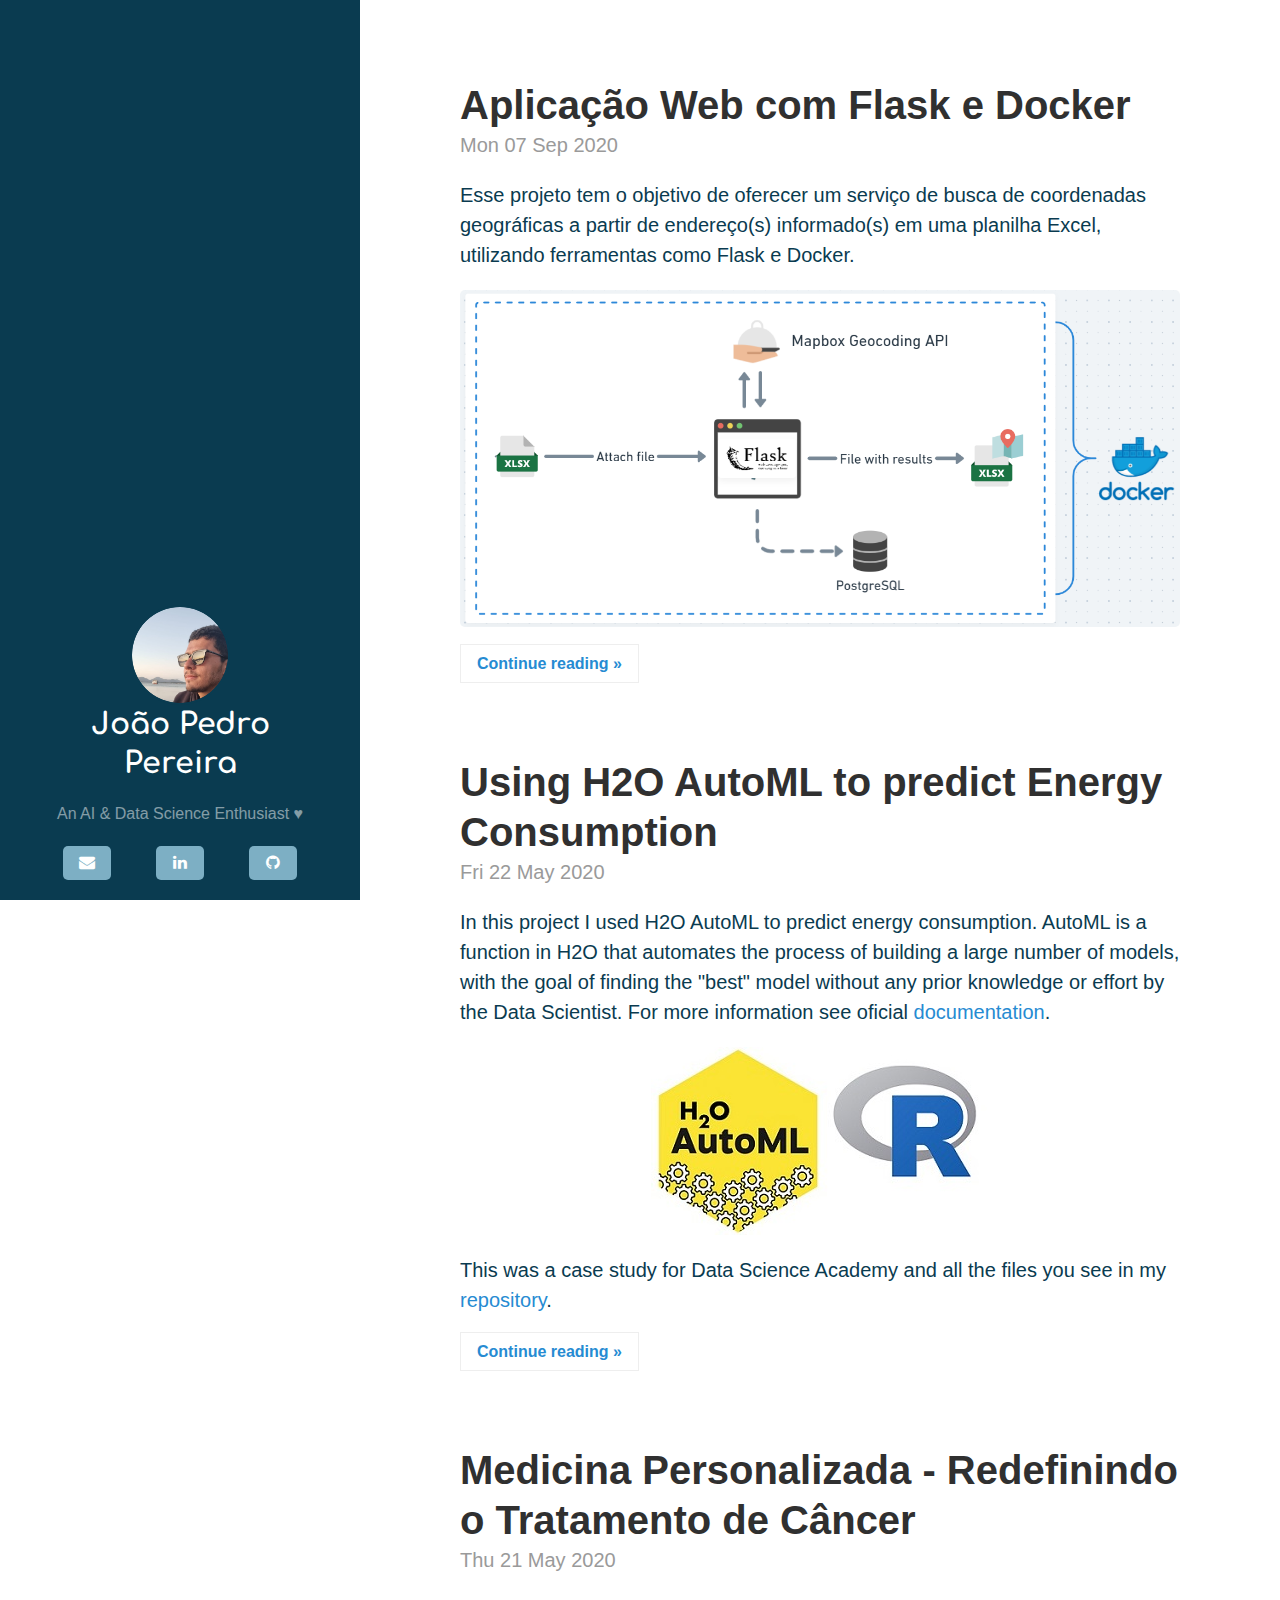
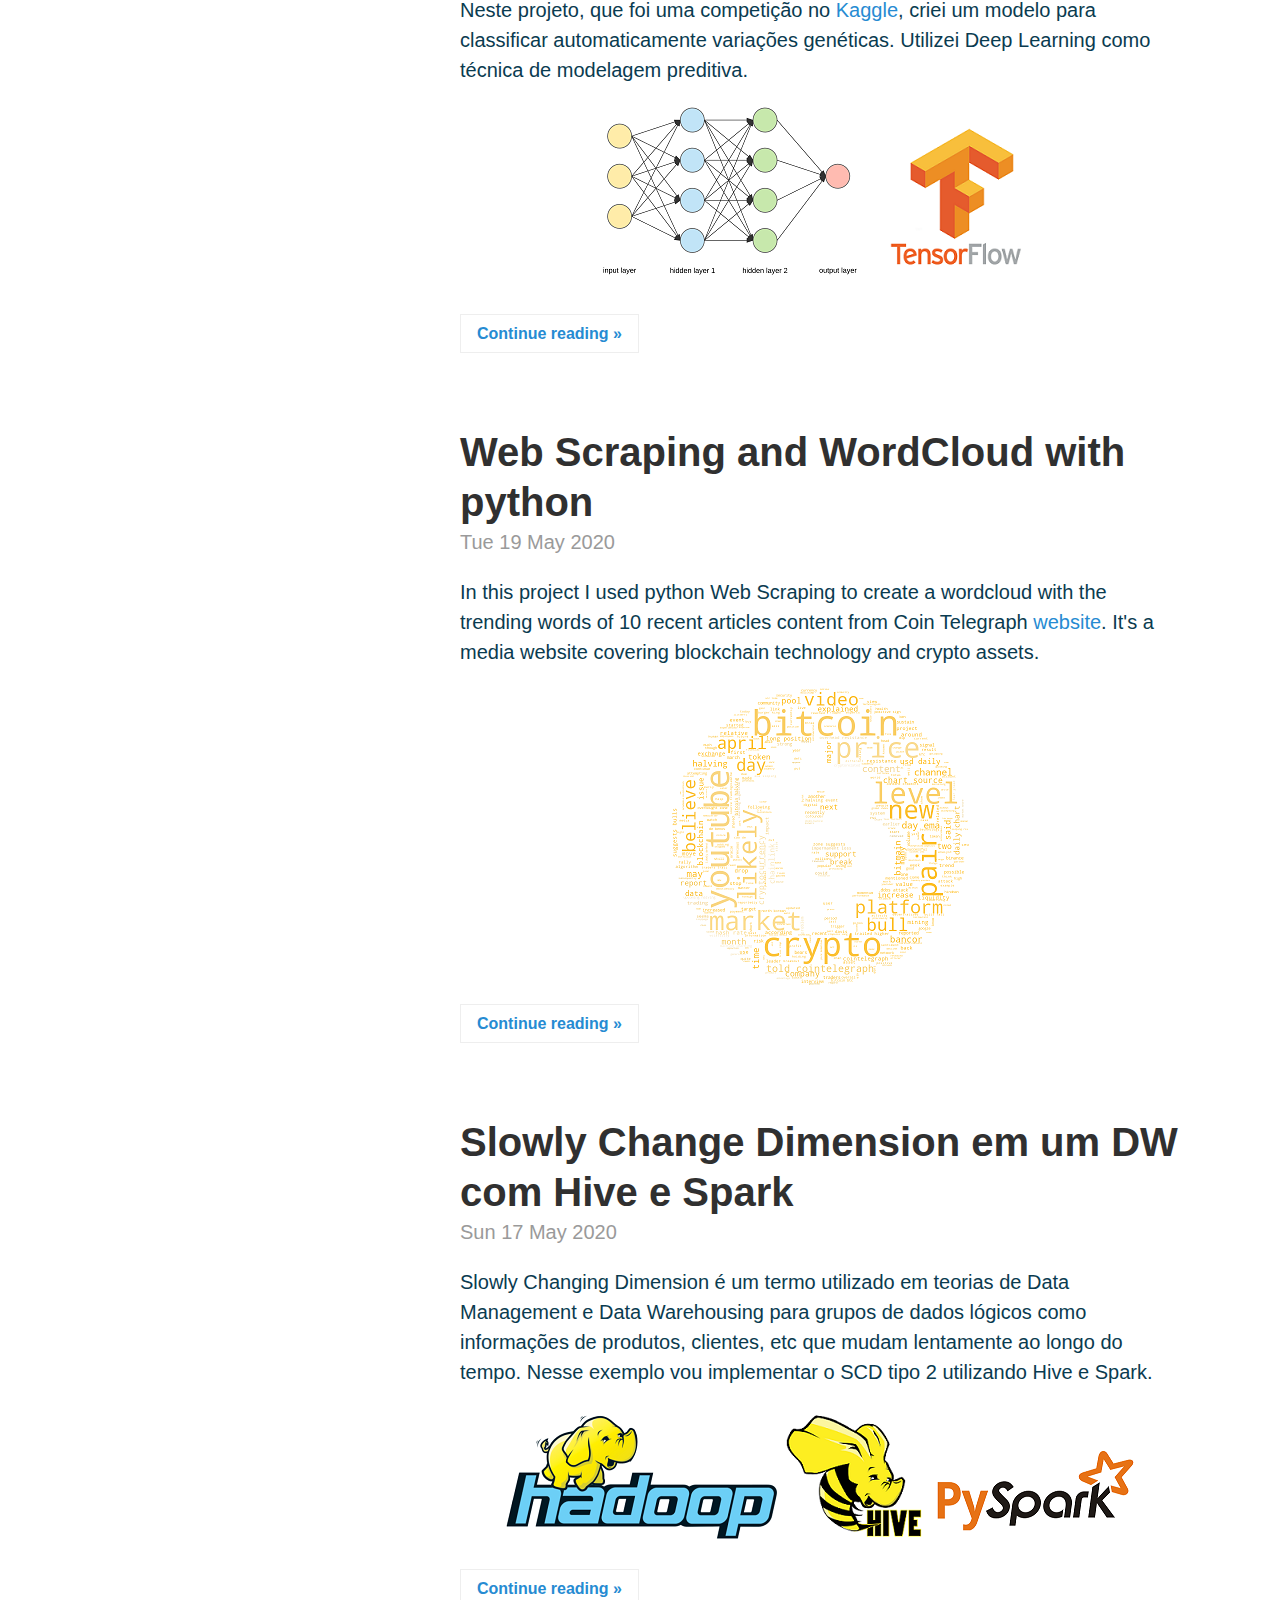
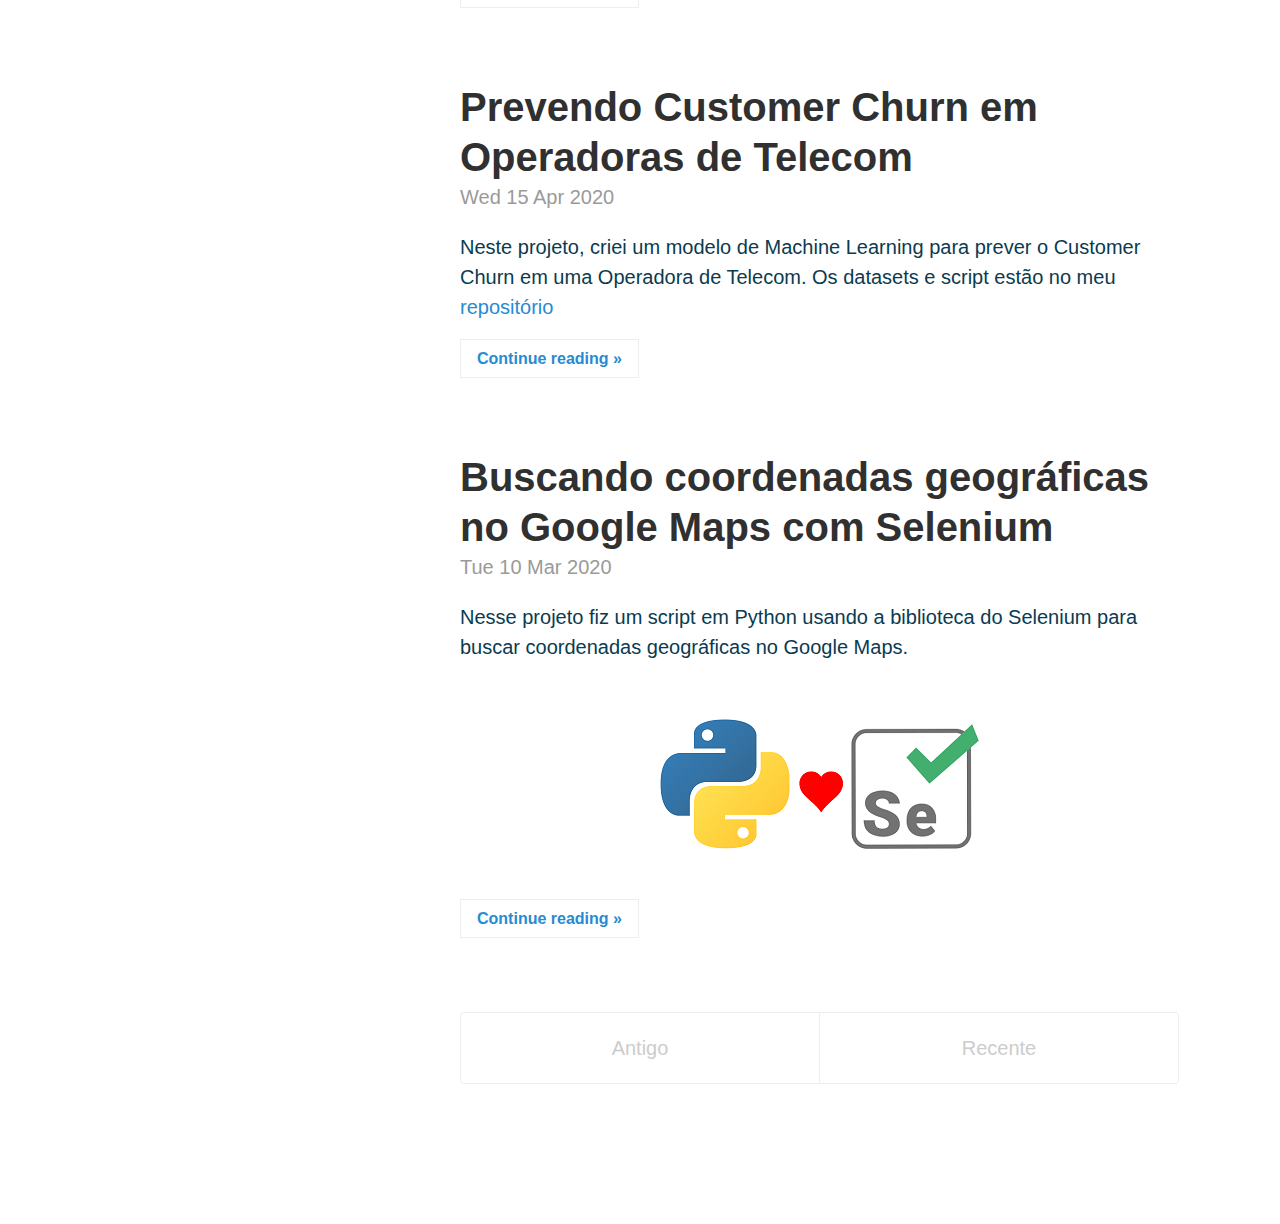
<file: index.html>
<!DOCTYPE html>
<html lang="pt_br">
	<head>
		<link href="http://gmpg.org/xfn/11" rel="profile">
		<meta http-equiv="X-UA-Compatible" content="IE=edge">
		<meta http-equiv="content-type" content="text/html; charset=utf-8">

		<!-- Enable responsiveness on mobile devices-->
		<meta name="viewport" content="width=device-width, initial-scale=1.0, maximum-scale=1">

		<title>João Pedro | Projetos</title>

		<!-- CSS -->
		<!-- <link href="//fonts.googleapis.com/css?family=Droid+Serif:400,700,400italic|Abril+Fatface|PT+Sans:400,400italic,700&amp;subset=latin,latin-ext" rel="stylesheet"> -->
		<link href="https://fonts.googleapis.com/css2?family=Comfortaa:wght@700&display=swap" rel="stylesheet">
		<link rel="stylesheet" href="theme/css/poole.css" />
		<link rel="stylesheet" href="theme/css/hyde.css" />
		<link rel="stylesheet" href="theme/css/syntax.css" />
		<link rel="stylesheet" href="https://maxcdn.bootstrapcdn.com/font-awesome/4.4.0/css/font-awesome.min.css">
		

	</head>

	<body class="theme-base-0d">
<div class="sidebar">
	<div class="container sidebar-sticky">
		<div class="sidebar-about">

			<h2>
				<a href="/">
					<img class="profile-picture" src="images/perfil.png">
					João Pedro Pereira
				</a>
			</h2>
			<p class="lead"></p>
			<p class="lead">An AI & Data Science Enthusiast &#9829;</p>
			<p></p>
		</div>
		<nav class="sidebar-nav">
					<a class="sidebar-nav-item" href="mailto:joaopedrovtp@hotmail.com">
						<i class="fa fa-envelope"></i>
					</a>
					<a class="sidebar-nav-item" href="https://linkedin.com/in/joaopedrovtp/">
						<i class="fa fa-linkedin"></i>
					</a>
					<a class="sidebar-nav-item" href="https://github.com/joaopedrovtp">
						<i class="fa fa-github"></i>
					</a>
		</nav>
	</div>
</div>		

<div class="content container">
	<div class="posts">

		<div class="post">
			<h1 class="post-title" href="coordenadas-api-web-flask-docker.html#coordenadas-api-web-flask-docker">
				<a href="coordenadas-api-web-flask-docker.html#coordenadas-api-web-flask-docker">Aplicação Web com Flask e Docker</a>
			</h1>
			<span class="post-date">Mon 07 Sep 2020</span>
			<p>
				<p>
					Esse projeto tem o objetivo de oferecer um serviço de busca de coordenadas geográficas a partir de endereço(s) informado(s) em uma planilha Excel, utilizando ferramentas como Flask e Docker.
				<p><img alt="" src="images/project_diagram.png"></p>
				</p>
			</p>
			<a class="read-more" href="coordenadas-api-web-flask-docker.html">Continue reading »</a>
		</div>

		<div class="post">
			<h1 class="post-title" href="H2OAutoML-IOT-energy-consumption.html#H2OAutoML-IOT-energy-consumption">
				<a href="H2OAutoML-IOT-energy-consumption.html#H2OAutoML-IOT-energy-consumption">Using H2O AutoML to predict Energy Consumption</a>
			</h1>
			<span class="post-date">Fri 22 May 2020</span>
			<p>
				<p>
				   In this project I used H2O AutoML to predict energy consumption. AutoML is a function in H2O that automates the process of building a large number of models, with the goal of finding the "best" model without any prior knowledge or effort by the Data Scientist. For more information see oficial 
				   <a href="http://docs.h2o.ai/h2o/latest-stable/h2o-docs/automl.html">documentation</a>. 
				<p><img alt="" src="images/h2o-automl-r.png"></p>

				<p>This was a case study for Data Science Academy and all the files you see in my <a href="https://github.com/joaopedrovtp/project08_H2OAutoML">repository</a>.</p>
				</p>
			</p>
			<a class="read-more" href="H2OAutoML-IOT-energy-consumption.html">Continue reading »</a>
		</div>

		<div class="post">
			<h1 class="post-title" href="medicina-personalizada-redefinindo-o-tratamento-de-cancer.html#medicina-personalizada-redefinindo-o-tratamento-de-cancer">
				<a href="medicina-personalizada-redefinindo-o-tratamento-de-cancer.html#medicina-personalizada-redefinindo-o-tratamento-de-cancer">Medicina Personalizada - Redefinindo o Tratamento de Câncer</a>
			</h1>
			<span class="post-date">Thu 21 May 2020</span>
			<p>
				<p>
					Neste projeto, que foi uma competição no <a href="https://www.kaggle.com/c/msk-redefining-cancer-treatment">Kaggle</a>, criei um modelo para classificar automaticamente
					variações genéticas. Utilizei Deep Learning como técnica de modelagem preditiva. 
				<p><img alt="" src="images/deep-learnin-tf.png"></p>
				</p>
			</p>
			<a class="read-more" href="medicina-personalizada-redefinindo-o-tratamento-de-cancer.html">Continue reading »</a>
		</div>

		<div class="post">
			<h1 class="post-title" href="wordcloud-webscraping-python.html#wordcloud-webscraping-python">
				<a href="wordcloud-webscraping-python.html#wordcloud-webscraping-python">Web Scraping and WordCloud with python</a>
			</h1>
			<span class="post-date">Tue 19 May 2020</span>
			<p>
				<p>
					In this project I used python Web Scraping to create a wordcloud with the trending words of 10 recent articles content from Coin Telegraph 	<a href="https://cointelegraph.com/">website</a>. It's a media website covering blockchain technology and crypto assets.
				<p><img alt="" src="images/bitcoin_wordcloud_small.png"></p>
				</p>
			</p>
			<a class="read-more" href="wordcloud-webscraping-python.html">Continue reading »</a>
		</div>

		<div class="post">
			<h1 class="post-title" href="como-implementar-scd-type2-com-hive-e-spark.html#como-implementar-scd-type2-com-hive-e-spark">
				<a href="como-implementar-scd-type2-com-hive-e-spark.html#como-implementar-scd-type2-com-hive-e-spark">Slowly Change Dimension em um DW com Hive e Spark</a>
			</h1>
			<span class="post-date">Sun 17 May 2020</span>
			<p>
				<p>
				Slowly Changing Dimension é um termo utilizado em teorias de Data Management 
				e Data Warehousing para grupos de dados lógicos como informações de produtos, clientes, 
				etc que mudam lentamente ao longo do tempo. Nesse exemplo vou implementar o SCD tipo 2 utilizando Hive e Spark.
				<p><img alt="" src="images/hadoop-hive-pyspark.png"></p>
				</p>
			</p>
			<a class="read-more" href="como-implementar-scd-type2-com-hive-e-spark.html">Continue reading »</a>
		</div>

		<div class="post">
			<h1 class="post-title" href="prevendo-customer-churn-operadoras-telecom.html#prevendo-customer-churn-operadoras-telecom">
				<a href="prevendo-customer-churn-operadoras-telecom.html#prevendo-customer-churn-operadoras-telecom">
					Prevendo Customer Churn em Operadoras de Telecom</a>
			</h1>
			<span class="post-date">Wed 15 Apr 2020</span>
			<p>
				<p>Neste projeto, criei um modelo de Machine Learning para prever o Customer Churn em uma Operadora de Telecom. 
					Os datasets e script estão no meu <a href="https://github.com/joaopedrovtp/project4DSA-telecom">repositório</a>
				</p>
			</p>
			<a class="read-more" href="prevendo-customer-churn-operadoras-telecom.html">Continue reading »</a>
		</div>
		
		<div class="post">
			<h1 class="post-title" href="buscar-coordenadas-google-maps-selenium.html#buscar-coordenadas-google-maps-selenium">
				<a href="buscar-coordenadas-google-maps-selenium.html#buscar-coordenadas-google-maps-selenium">Buscando coordenadas geográficas no Google Maps com Selenium</a>
			</h1>
			<span class="post-date">Tue 10 Mar 2020</span>
			<p>
				<p>Nesse projeto fiz um script em Python usando a biblioteca do Selenium para buscar
						coordenadas geográficas no Google Maps.
				</p>
					<p><img alt="" src="images/python-selenium.png"></p>
			</p>
			<a class="read-more" href="buscar-coordenadas-google-maps-selenium.html">Continue reading »</a>
		</div>
			
	</div>
	<div class="pagination">

		<span class="pagination-item older">Antigo</span>

		<span class="pagination-item newer">Recente</span>
	</div>
		</div>
	</body>
</html>
</file>
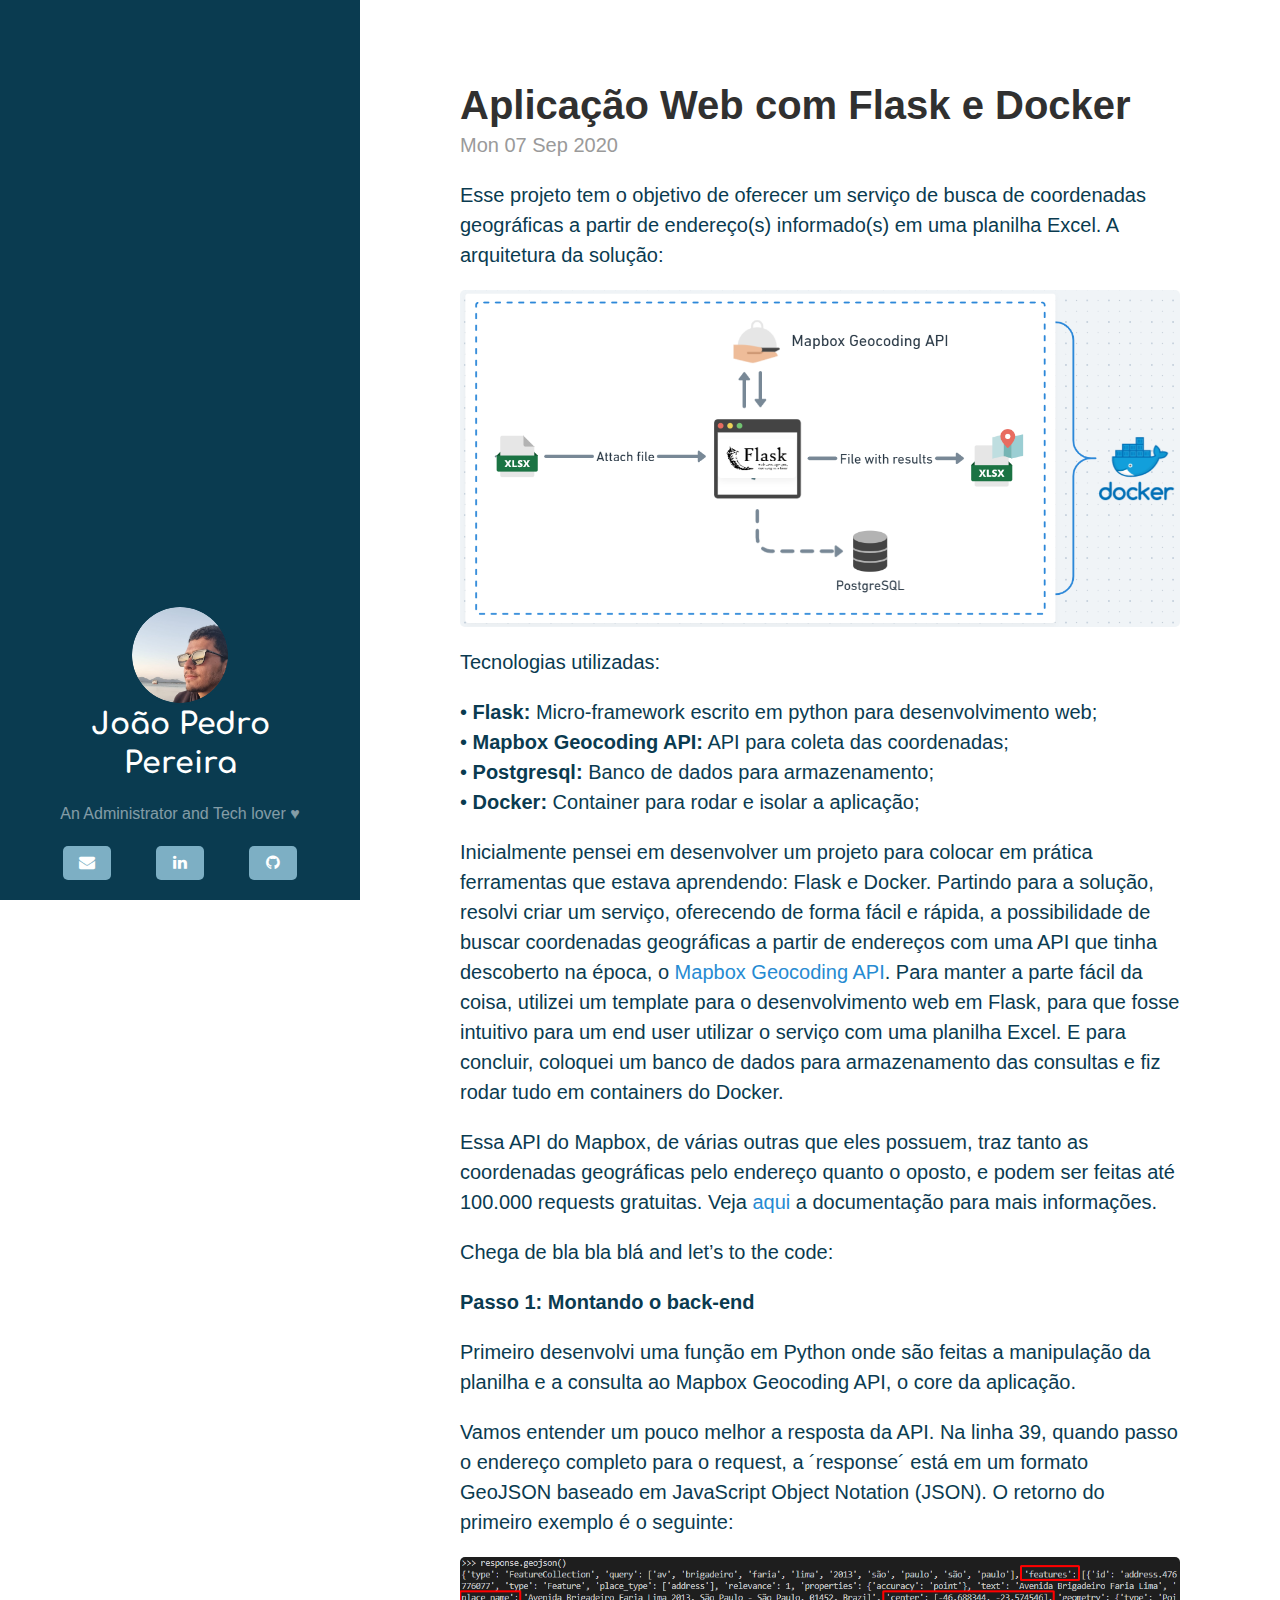
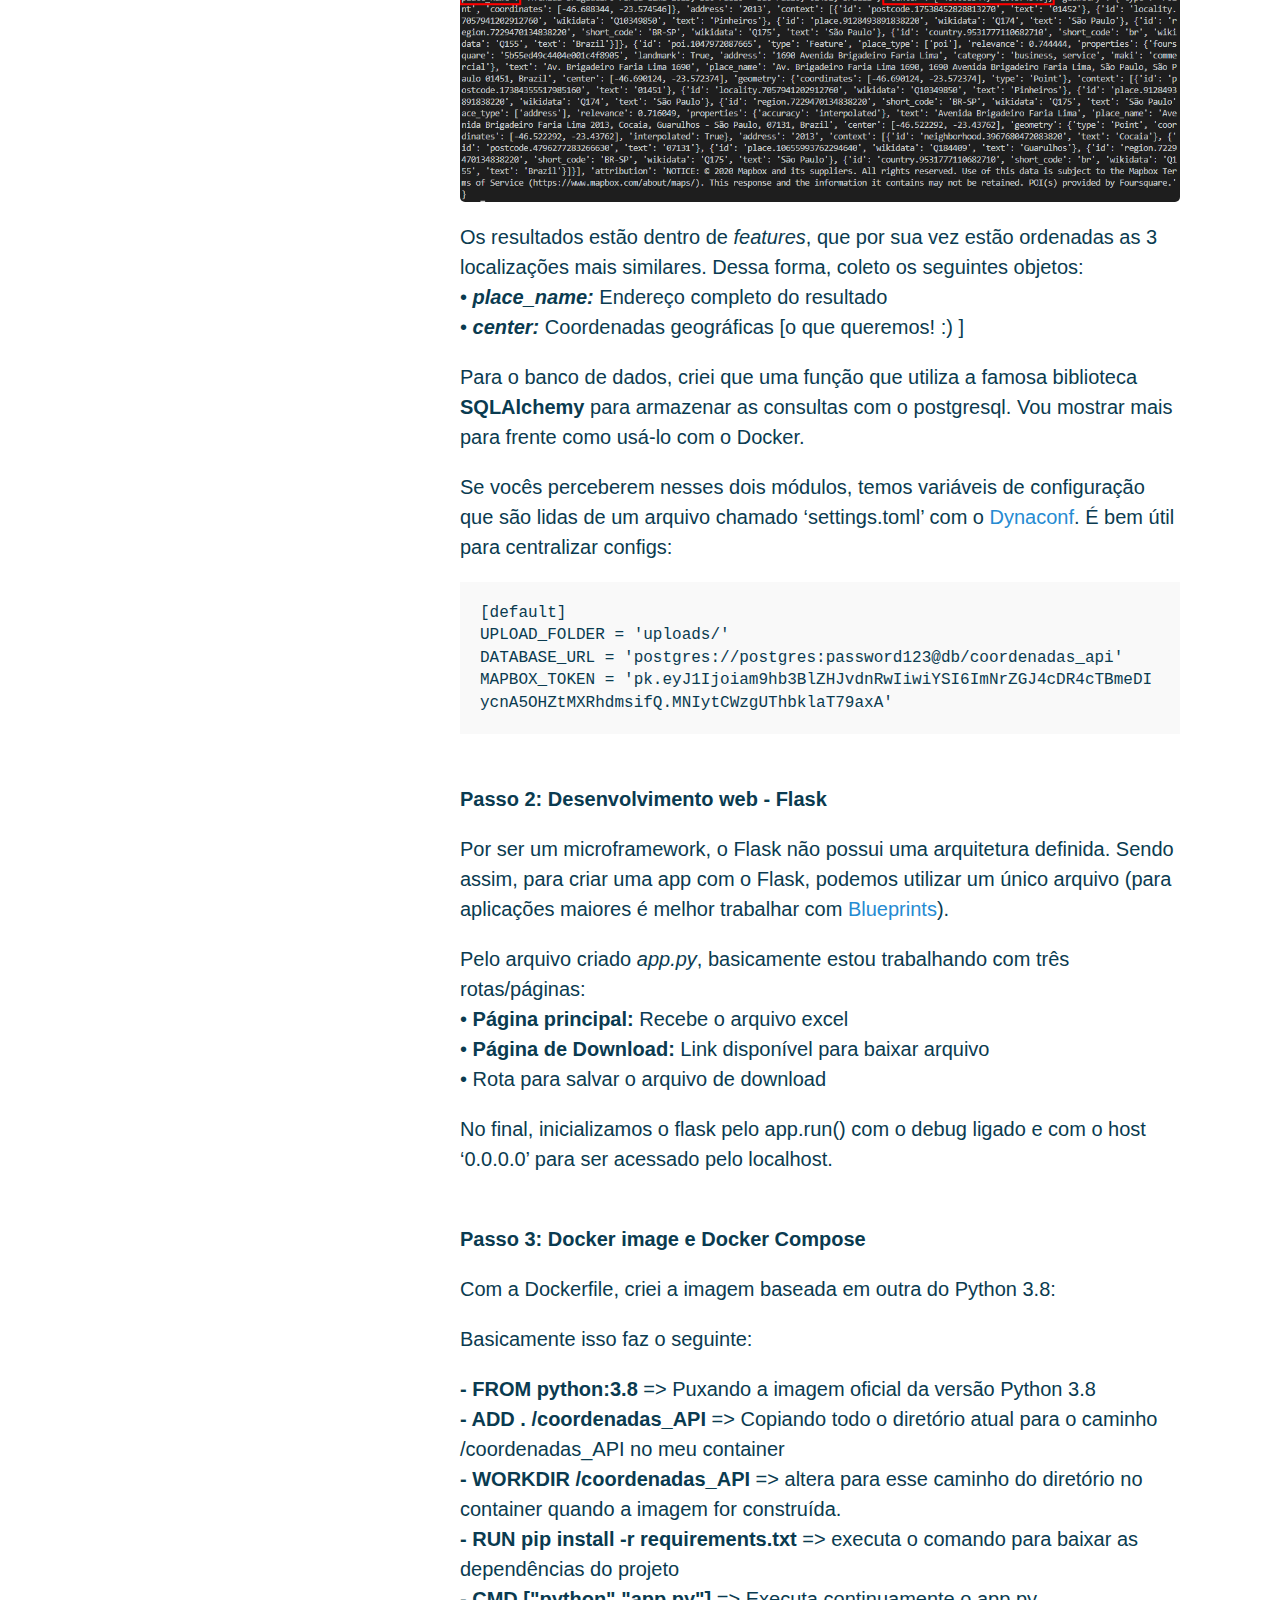
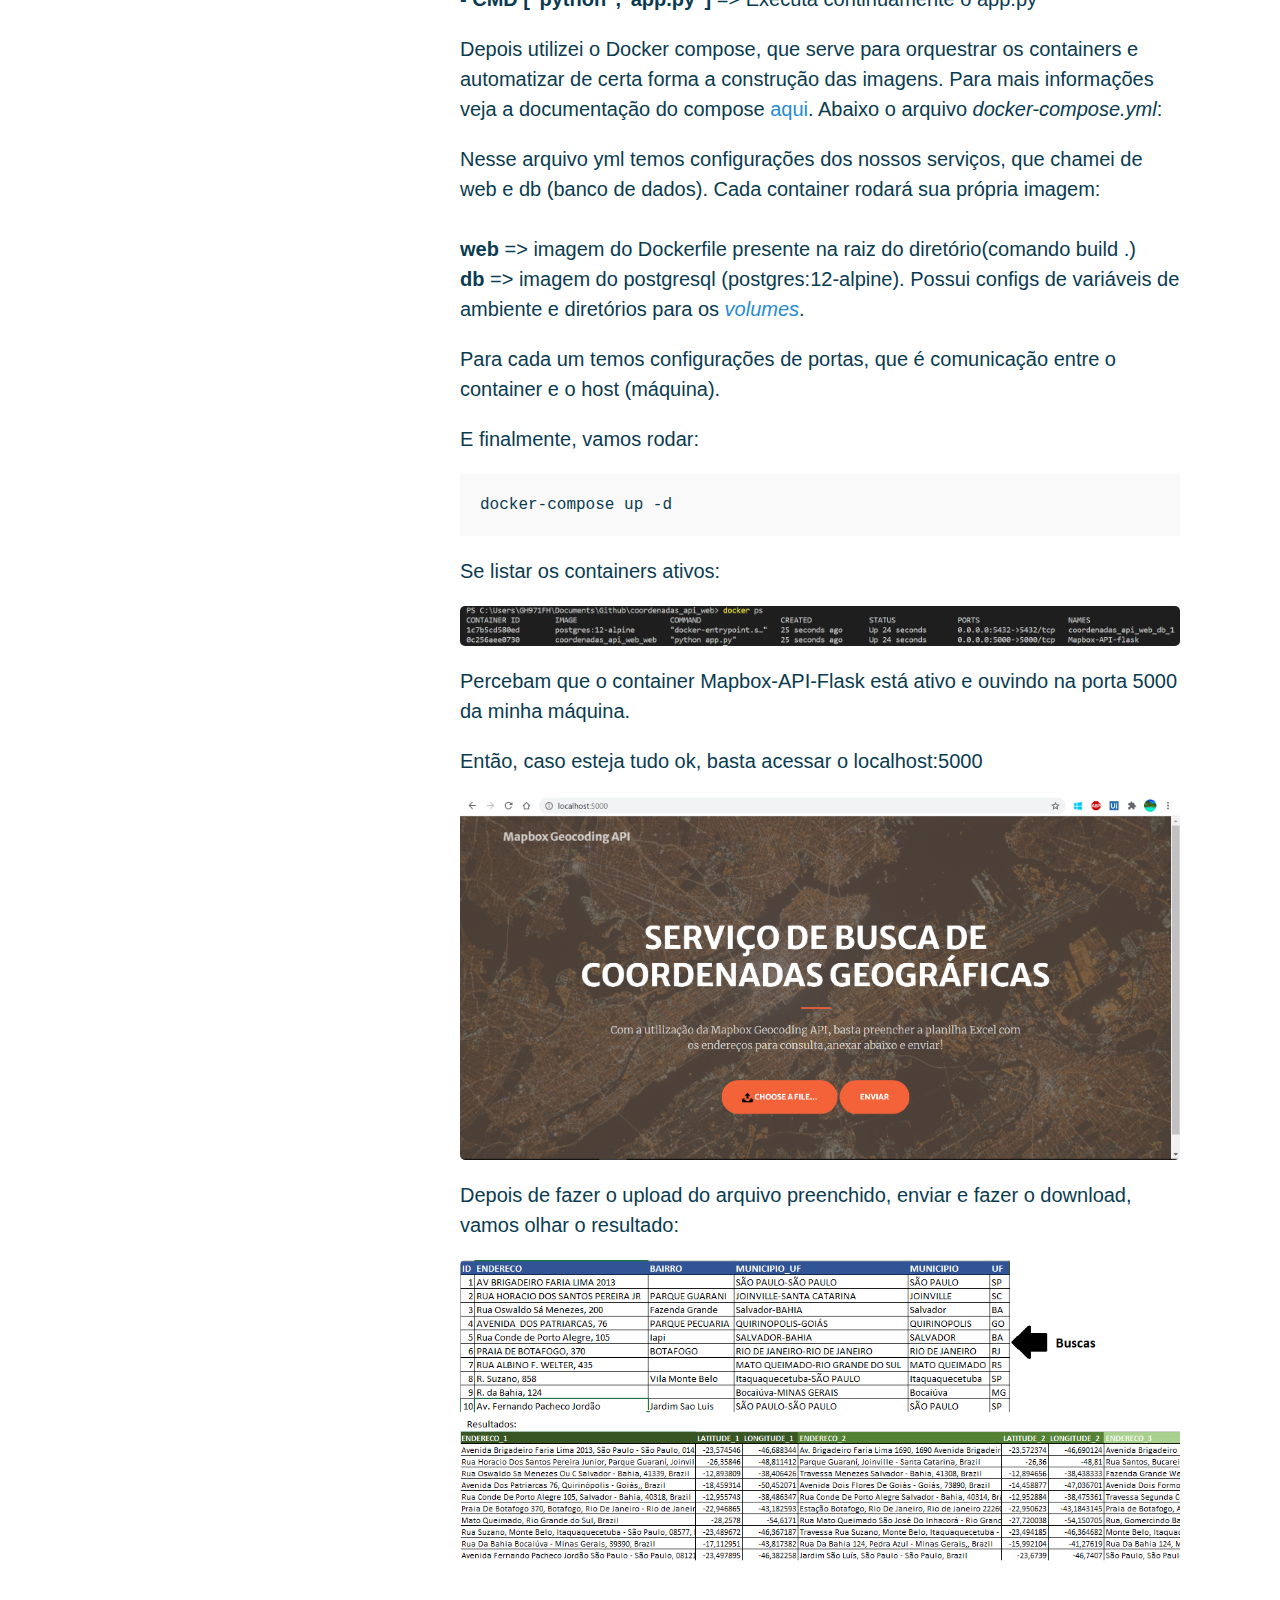
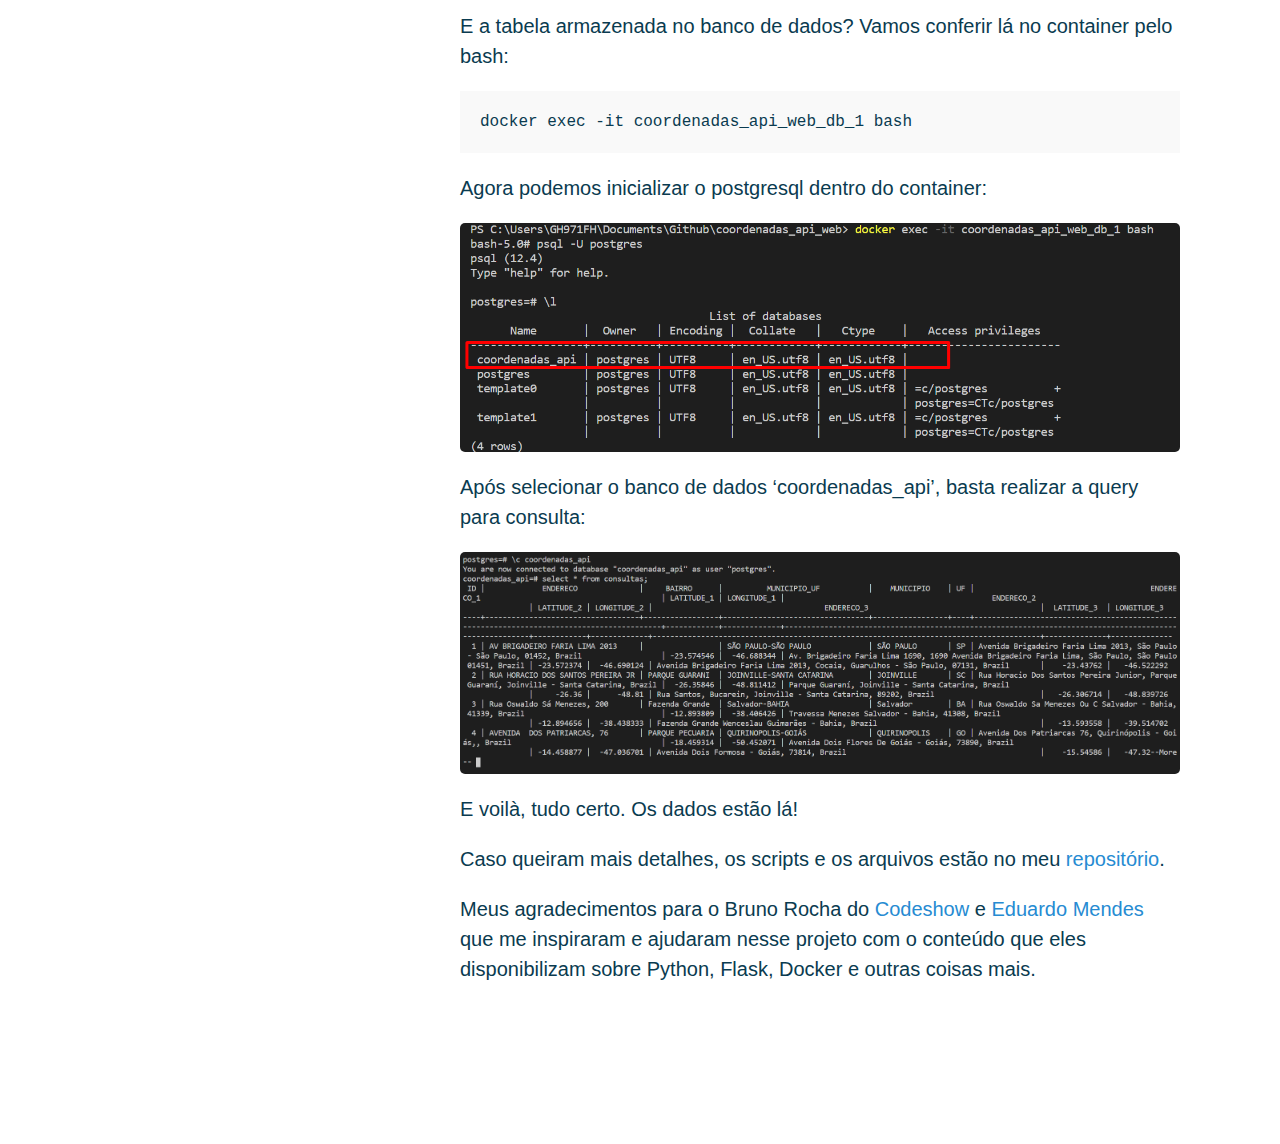
<file: coordenadas-api-web-flask-docker.html>
<!DOCTYPE html>
<html lang="en">
	<head>
		<link href="http://gmpg.org/xfn/11" rel="profile">
		<meta http-equiv="X-UA-Compatible" content="IE=edge">
		<meta http-equiv="content-type" content="text/html; charset=utf-8">

		<!-- Enable responsiveness on mobile devices-->
		<meta name="viewport" content="width=device-width, initial-scale=1.0, maximum-scale=1">

		<title>Aplicação Web com Flask e Docker</title>

		<!-- CSS -->
		<link href="https://fonts.googleapis.com/css2?family=Comfortaa:wght@700&display=swap" rel="stylesheet">
		<link rel="stylesheet" href="theme/css/poole.css" />
		<link rel="stylesheet" href="theme/css/hyde.css" />
		<link rel="stylesheet" href="theme/css/syntax.css" />
		<link rel="stylesheet" href="https://maxcdn.bootstrapcdn.com/font-awesome/4.4.0/css/font-awesome.min.css">

	</head>


<body class="theme-base-0d">

	<div class="sidebar">
		<div class="container sidebar-sticky">
			<div class="sidebar-about">
				<h2>
					<a href="/">
						
						<img class="profile-picture" src="images/perfil.png">
						João Pedro Pereira
					</a>
				</h2>
				<p class="lead"></p>
				<p class="lead">An Administrator and Tech lover &#9829;</p>
				<p></p>
			</div>
			<nav class="sidebar-nav">
						<a class="sidebar-nav-item" href="mailto:joaopedrovtp@hotmail.com">
							<i class="fa fa-envelope"></i>
						</a>
						<a class="sidebar-nav-item" href="https://linkedin.com/in/joaopedrovtp/">
							<i class="fa fa-linkedin"></i>
						</a>
						<a class="sidebar-nav-item" href="https://github.com/joaopedrovtp">
							<i class="fa fa-github"></i>
						</a>
			</nav>
		</div>
	</div>		

<div class="content container">
	<div class="post">
		<h1 class="post-title">Aplicação Web com Flask e Docker</h1>
		<span class="post-date">Mon 07 Sep 2020</span>

		<p>Esse projeto tem o objetivo de oferecer um serviço de busca de coordenadas geográficas a partir de endereço(s) informado(s) em uma planilha Excel. A arquitetura da solução:
		</p>

		<p><img alt="" src="images/project_diagram.png"></p>
		
		<p>Tecnologias utilizadas:</p>

		<p> •	<b>Flask:</b> Micro-framework escrito em python para desenvolvimento web;<br>
			•	<b>Mapbox Geocoding API:</b> API para coleta das coordenadas;<br>
			•	<b>Postgresql:</b> Banco de dados para armazenamento;<br>
			•	<b>Docker:</b> Container para rodar e isolar a aplicação;
		</p>
		
		<p>Inicialmente pensei em desenvolver um projeto para colocar em prática ferramentas que estava aprendendo: Flask e Docker. Partindo para a solução, resolvi criar um serviço, oferecendo de forma fácil e rápida, a possibilidade de buscar coordenadas geográficas a partir de endereços com uma API que tinha descoberto na época, o <a href="https://docs.mapbox.com/api/search">Mapbox Geocoding API</a>. Para manter a parte fácil da coisa, utilizei um template para o desenvolvimento web em Flask, para que fosse intuitivo para um end user utilizar o serviço com uma planilha Excel.
		E para concluir, coloquei um banco de dados para armazenamento das consultas e fiz rodar tudo em containers do Docker.
		</p>

		<p>Essa API do Mapbox, de várias outras que eles possuem, traz tanto as coordenadas geográficas pelo endereço quanto o oposto, e podem ser feitas até 100.000 requests gratuitas. Veja <a href="https://docs.mapbox.com/api/search/#geocoding">aqui</a> a documentação para mais informações.
		</p>

		<p>Chega de bla bla blá and let’s to the code:</p>

		<p><b>Passo 1: Montando o back-end</b></p>

		<p>Primeiro desenvolvi uma função em Python onde são feitas a manipulação da planilha e a consulta ao Mapbox Geocoding API, o core da aplicação. 
		</p>

		<script src="https://gist.github.com/joaopedrovtp/d0c69b6fd2f3aaab7534bce318468c0e.js"></script>

		<p>Vamos entender um pouco melhor a resposta da API. Na linha 39, quando passo o endereço completo para o request, a ´response´ está em um formato GeoJSON baseado em JavaScript Object Notation (JSON). O retorno do primeiro exemplo é o seguinte:
		</p>

		<p><img alt="" src="images/response_api.png"></p>

		<p>Os resultados estão dentro de <i>features</i>, que por sua vez estão ordenadas as 3 localizações mais similares. Dessa forma, coleto os seguintes objetos: <br>
			•  <b><i>place_name:</i></b> Endereço completo do resultado <br>
			•  <b><i>center:</i></b> Coordenadas geográficas [o que queremos! :) ]
		</p>

		<p>Para o banco de dados, criei que uma função que utiliza a famosa biblioteca <b>SQLAlchemy</b> para armazenar as 
		consultas com o postgresql. Vou mostrar mais para frente como usá-lo com o Docker.
		</p>

		<script src="https://gist.github.com/joaopedrovtp/c0c5cbe17b48864e54179bfe7012642d.js"></script>


		<p>Se vocês perceberem nesses dois módulos, temos variáveis de configuração que são lidas de um arquivo chamado 
		‘settings.toml’ com o <a href="https://github.com/rochacbruno/dynaconf">Dynaconf</a>. É bem útil para centralizar configs:
		</p>		
		

		<div class="highlight"><pre>[default]<br>UPLOAD_FOLDER = 'uploads/'<br>DATABASE_URL = 'postgres://postgres:password123@db/coordenadas_api' <br>MAPBOX_TOKEN = 'pk.eyJ1Ijoiam9hb3BlZHJvdnRwIiwiYSI6ImNrZGJ4cDR4cTBmeDIycnA5OHZtMXRhdmsifQ.MNIytCWzgUThbklaT79axA'</pre>
		</div><br>

		<p><b>Passo 2: Desenvolvimento web - Flask</b></p>

		<p>Por ser um microframework, o Flask não possui uma arquitetura definida. Sendo assim, para criar uma app com o Flask, podemos utilizar um único arquivo (para aplicações maiores é melhor trabalhar com <a href="https://flask.palletsprojects.com/en/1.1.x/blueprints/">Blueprints</a>).
		</p>

		<p>Pelo arquivo criado <i>app.py</i>, basicamente estou trabalhando com três rotas/páginas:<br>
			•  <b>Página principal:</b> Recebe o arquivo excel<br>
			•  <b>Página de Download:</b> Link disponível para baixar arquivo<br>
			•  Rota para salvar o arquivo de download
		</p>

		<script src="https://gist.github.com/joaopedrovtp/98d4cdcd51ec178ff1874d4af5a55b54.js"></script>

		<p>No final, inicializamos o flask pelo app.run() com o debug ligado e com o host ‘0.0.0.0’ para ser acessado pelo localhost.
		</p><br>

		<p><b>Passo 3: Docker image e Docker Compose</b></p>

		<p>Com a Dockerfile, criei a imagem baseada em outra do Python 3.8:</p>

		<script src="https://gist.github.com/joaopedrovtp/e6dda609ed9ca8d148a1cdcfed931880.js"></script>

		<p>Basicamente isso faz o seguinte:</p>

		<p> <b>- FROM python:3.8</b> => Puxando a imagem oficial da versão Python 3.8<br>
			<b>- ADD . /coordenadas_API</b> => Copiando todo o diretório atual para o caminho /coordenadas_API no meu container<br>
			<b>- WORKDIR /coordenadas_API</b> => altera para esse caminho do diretório no container quando a imagem for construída.<br>
			<b>- RUN pip install -r requirements.txt</b> => executa o comando para baixar as dependências do projeto <br>
			<b>- CMD ["python","app.py"]</b> => Executa continuamente o app.py
		</p>

		<p>Depois utilizei o Docker compose, que serve para orquestrar os containers e automatizar de certa forma a 
			construção das imagens. Para mais informações veja a documentação do compose <a href="https://docs.docker.com/compose/compose-file/">aqui</a>. Abaixo o arquivo <i>docker-compose.yml</i>:
		</p>

		<script src="https://gist.github.com/joaopedrovtp/d9844f65ac949b1410231f81a666e16a.js"></script>
		
		<p>	Nesse arquivo yml temos configurações dos nossos serviços, que chamei de web e db (banco de dados). 
		Cada container rodará sua própria imagem:<br><br>
			<b>web</b> => imagem do Dockerfile presente na raiz do diretório(comando build .)<br>
			<b>db</b> => imagem do postgresql (postgres:12-alpine). Possui configs de variáveis de ambiente e diretórios para os <a href="https://docs.docker.com/storage/volumes/"><i>volumes</i></a>.
		</p>

		<p>Para cada um temos configurações de portas, que é comunicação entre o container e o host (máquina).
		</p>
		
		<p>E finalmente, vamos rodar:</p>

		<div class="highlight"><pre>docker-compose up -d</pre>
		</div>

		<p>Se listar os containers ativos:</p>
		<p><img alt="" src="images/container_up.png"></p>

		<p>Percebam que o container Mapbox-API-Flask está ativo e ouvindo na porta 5000 da minha máquina.</p>

		<p>Então, caso esteja tudo ok, basta acessar o localhost:5000</p>
		<p><img alt="" src="images/print_web.png"></p>

		<p>Depois de fazer o upload do arquivo preenchido, enviar e fazer o download, vamos olhar o resultado:</p>
		<p><img alt="" src="images/resul_excel.png"></p><br>

		<p>E a tabela armazenada no banco de dados? Vamos conferir lá no container pelo bash:</p>

		<div class="highlight"><pre>docker exec -it coordenadas_api_web_db_1 bash </pre>
		</div>

		<p>Agora podemos inicializar o postgresql dentro do container:</p>
		<p><img alt="" src="images/psql-bash.png"></p>

		<p>Após selecionar o banco de dados ‘coordenadas_api’, basta realizar a query para consulta:</p>
		<p><img alt="" src="images/dados_consultas.png"></p>

		<p>E voilà, tudo certo. Os dados estão lá!</p>

		<p>Caso queiram mais detalhes, os scripts e os arquivos estão no meu <a href="https://github.com/joaopedrovtp/coordenadas_api_web">repositório</a>.</p>

		<p>Meus agradecimentos para o Bruno Rocha do <a href="https://www.youtube.com/user/brunovegan">Codeshow</a> e <a href="https://www.youtube.com/user/mendesesduardo">Eduardo Mendes</a> que me inspiraram e ajudaram nesse projeto com o conteúdo que eles disponibilizam sobre Python, Flask, Docker e outras coisas mais.</p>

		</div>
	</div>

</body>
</html>
</file>
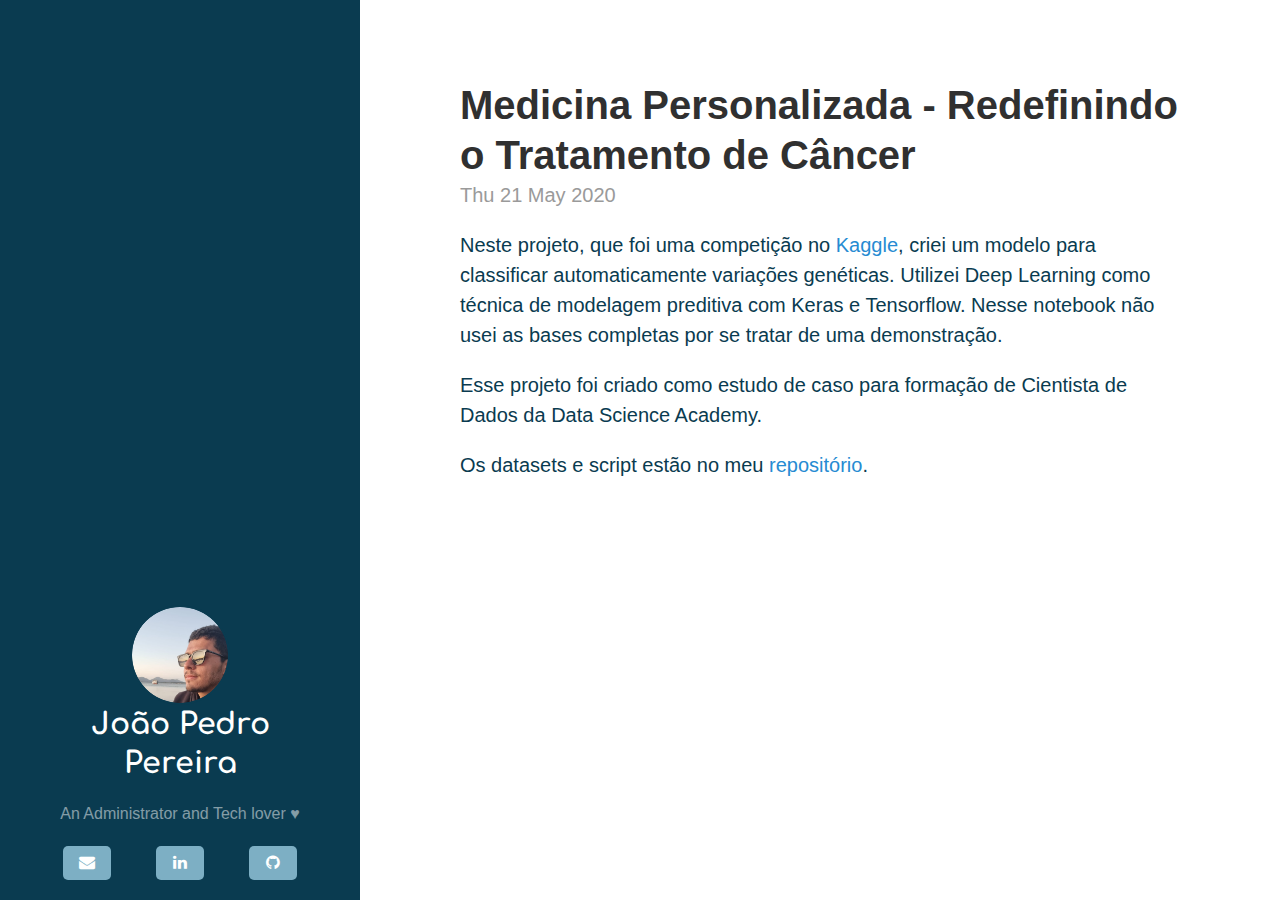
<file: medicina-personalizada-redefinindo-o-tratamento-de-cancer.html>
<!DOCTYPE html>
<html lang="en">
	<head>
		<link href="http://gmpg.org/xfn/11" rel="profile">
		<meta http-equiv="X-UA-Compatible" content="IE=edge">
		<meta http-equiv="content-type" content="text/html; charset=utf-8">

		<!-- Enable responsiveness on mobile devices-->
		<meta name="viewport" content="width=device-width, initial-scale=1.0, maximum-scale=1">

		<title>Medicina Personalizada - Redefinindo o Tratamento de Câncer</title>

		<!-- CSS -->
		<link href="https://fonts.googleapis.com/css2?family=Comfortaa:wght@700&display=swap" rel="stylesheet">
		<link rel="stylesheet" href="theme/css/poole.css" />
		<link rel="stylesheet" href="theme/css/hyde.css" />
		<link rel="stylesheet" href="theme/css/syntax.css" />
		<link rel="stylesheet" href="https://maxcdn.bootstrapcdn.com/font-awesome/4.4.0/css/font-awesome.min.css">

	</head>


<body class="theme-base-0d">

	<div class="sidebar">
		<div class="container sidebar-sticky">
			<div class="sidebar-about">
				<h2>
					<a href="/">
						
						<img class="profile-picture" src="images/perfil.png">
						João Pedro Pereira
					</a>
				</h2>
				<p class="lead"></p>
				<p class="lead">An Administrator and Tech lover &#9829;</p>
				<p></p>
			</div>
			<nav class="sidebar-nav">
						<a class="sidebar-nav-item" href="mailto:joaopedrovtp@hotmail.com">
							<i class="fa fa-envelope"></i>
						</a>
						<a class="sidebar-nav-item" href="https://linkedin.com/in/joaopedrovtp/">
							<i class="fa fa-linkedin"></i>
						</a>
						<a class="sidebar-nav-item" href="https://github.com/joaopedrovtp">
							<i class="fa fa-github"></i>
						</a>
			</nav>
		</div>
	</div>		

<div class="content container">
	
	<div class="post">
		<h1 class="post-title">Medicina Personalizada - Redefinindo o Tratamento de Câncer</h1>
		<span class="post-date">Thu 21 May 2020</span>
		
		<p>Neste projeto, que foi uma competição no <a href="https://www.kaggle.com/c/msk-redefining-cancer-treatment">
			Kaggle</a>, criei um modelo para classificar automaticamente variações genéticas. Utilizei Deep Learning como técnica de modelagem preditiva com Keras e Tensorflow. Nesse notebook não usei as bases completas por se tratar
			de uma demonstração.
		</p>

		<p>Esse projeto foi criado como estudo de caso para formação de Cientista de Dados da Data Science Academy.</p>

		<p>	Os datasets e script estão no meu <a href="https://github.com/joaopedrovtp/Project07_PLN_Deep">repositório</a>.</p>
		
		<p><script src="https://gist.github.com/joaopedrovtp/90ff818c0e13417da6a7efab0069f0e9.js"></script></p>
	</div>
</div>

</body>
</html>
</file>
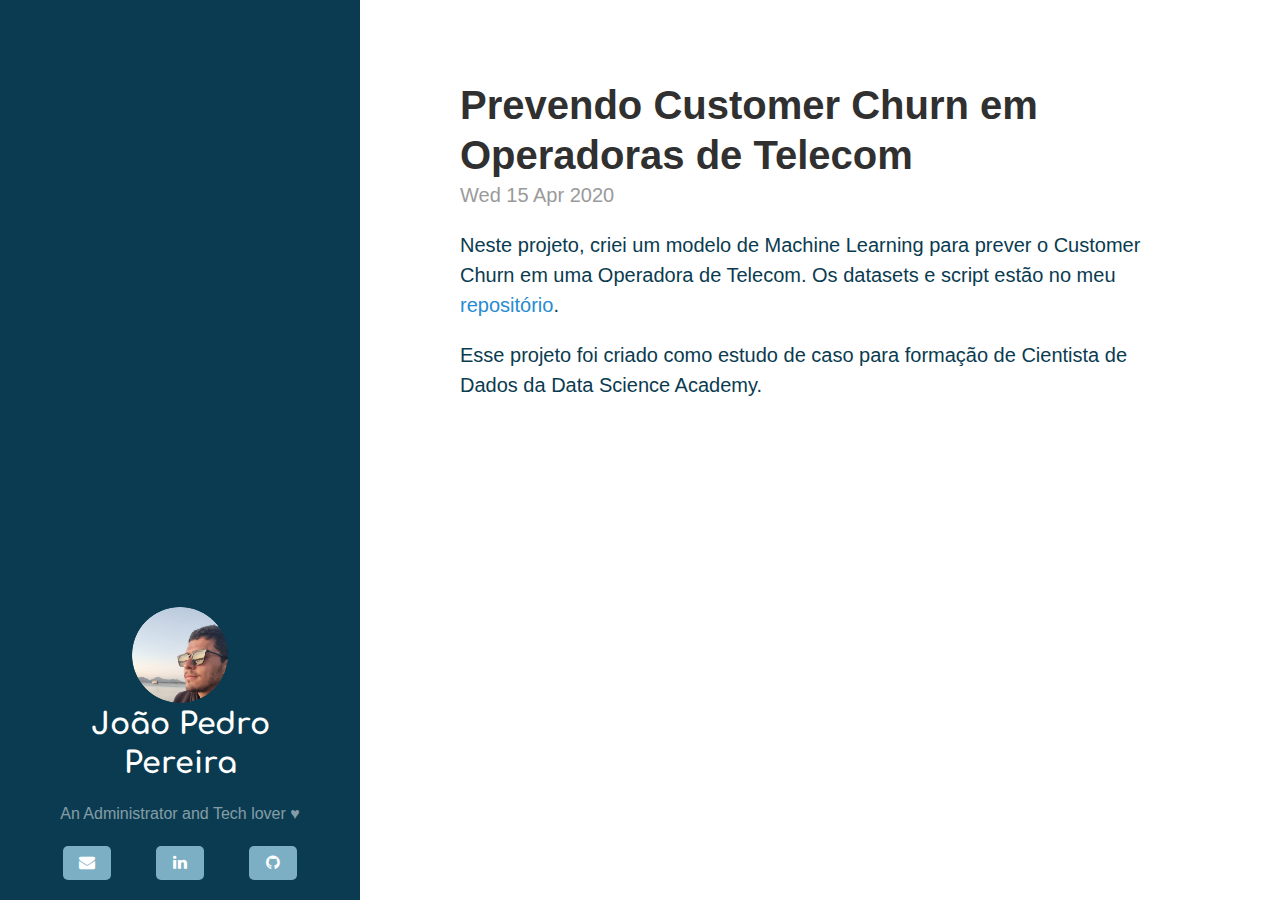
<file: prevendo-customer-churn-operadoras-telecom.html>
<!DOCTYPE html>
<html lang="en">
	<head>
		<link href="http://gmpg.org/xfn/11" rel="profile">
		<meta http-equiv="X-UA-Compatible" content="IE=edge">
		<meta http-equiv="content-type" content="text/html; charset=utf-8">

		<!-- Enable responsiveness on mobile devices-->
		<meta name="viewport" content="width=device-width, initial-scale=1.0, maximum-scale=1">

		<title>Prevendo Customer Churn em Operadoras de Telecom</title>

		<!-- CSS -->
		<link href="https://fonts.googleapis.com/css2?family=Comfortaa:wght@700&display=swap" rel="stylesheet">
		<link rel="stylesheet" href="theme/css/poole.css" />
		<link rel="stylesheet" href="theme/css/hyde.css" />
		<link rel="stylesheet" href="theme/css/syntax.css" />
		<link rel="stylesheet" href="https://maxcdn.bootstrapcdn.com/font-awesome/4.4.0/css/font-awesome.min.css">

	</head>


<body class="theme-base-0d">

	<div class="sidebar">
		<div class="container sidebar-sticky">
			<div class="sidebar-about">
				<h2>
					<a href="/">
						
						<img class="profile-picture" src="images/perfil.png">
						João Pedro Pereira
					</a>
				</h2>
				<p class="lead"></p>
				<p class="lead">An Administrator and Tech lover &#9829;</p>
				<p></p>
			</div>
			<nav class="sidebar-nav">
						<a class="sidebar-nav-item" href="mailto:joaopedrovtp@hotmail.com">
							<i class="fa fa-envelope"></i>
						</a>
						<a class="sidebar-nav-item" href="https://linkedin.com/in/joaopedrovtp/">
							<i class="fa fa-linkedin"></i>
						</a>
						<a class="sidebar-nav-item" href="https://github.com/joaopedrovtp">
							<i class="fa fa-github"></i>
						</a>
			</nav>
		</div>
	</div>		

<div class="content container">
	<div class="post">
		<h1 class="post-title">Prevendo Customer Churn em Operadoras de Telecom</h1>
		<span class="post-date">Wed 15 Apr 2020</span>
		
		<p>Neste projeto, criei um modelo de Machine Learning para prever o Customer Churn em uma Operadora de Telecom. 
			Os datasets e script estão no meu <a href="https://github.com/joaopedrovtp/project4DSA-telecom">repositório</a>.
		</p>

		<p>Esse projeto foi criado como estudo de caso para formação de Cientista de Dados da Data Science Academy.</p>
		
		<script src="https://gist.github.com/joaopedrovtp/08a97b2063bf96f554d461862f913c7f.js"></script>
		</div>
	</div>

</body>
</html>
</file>
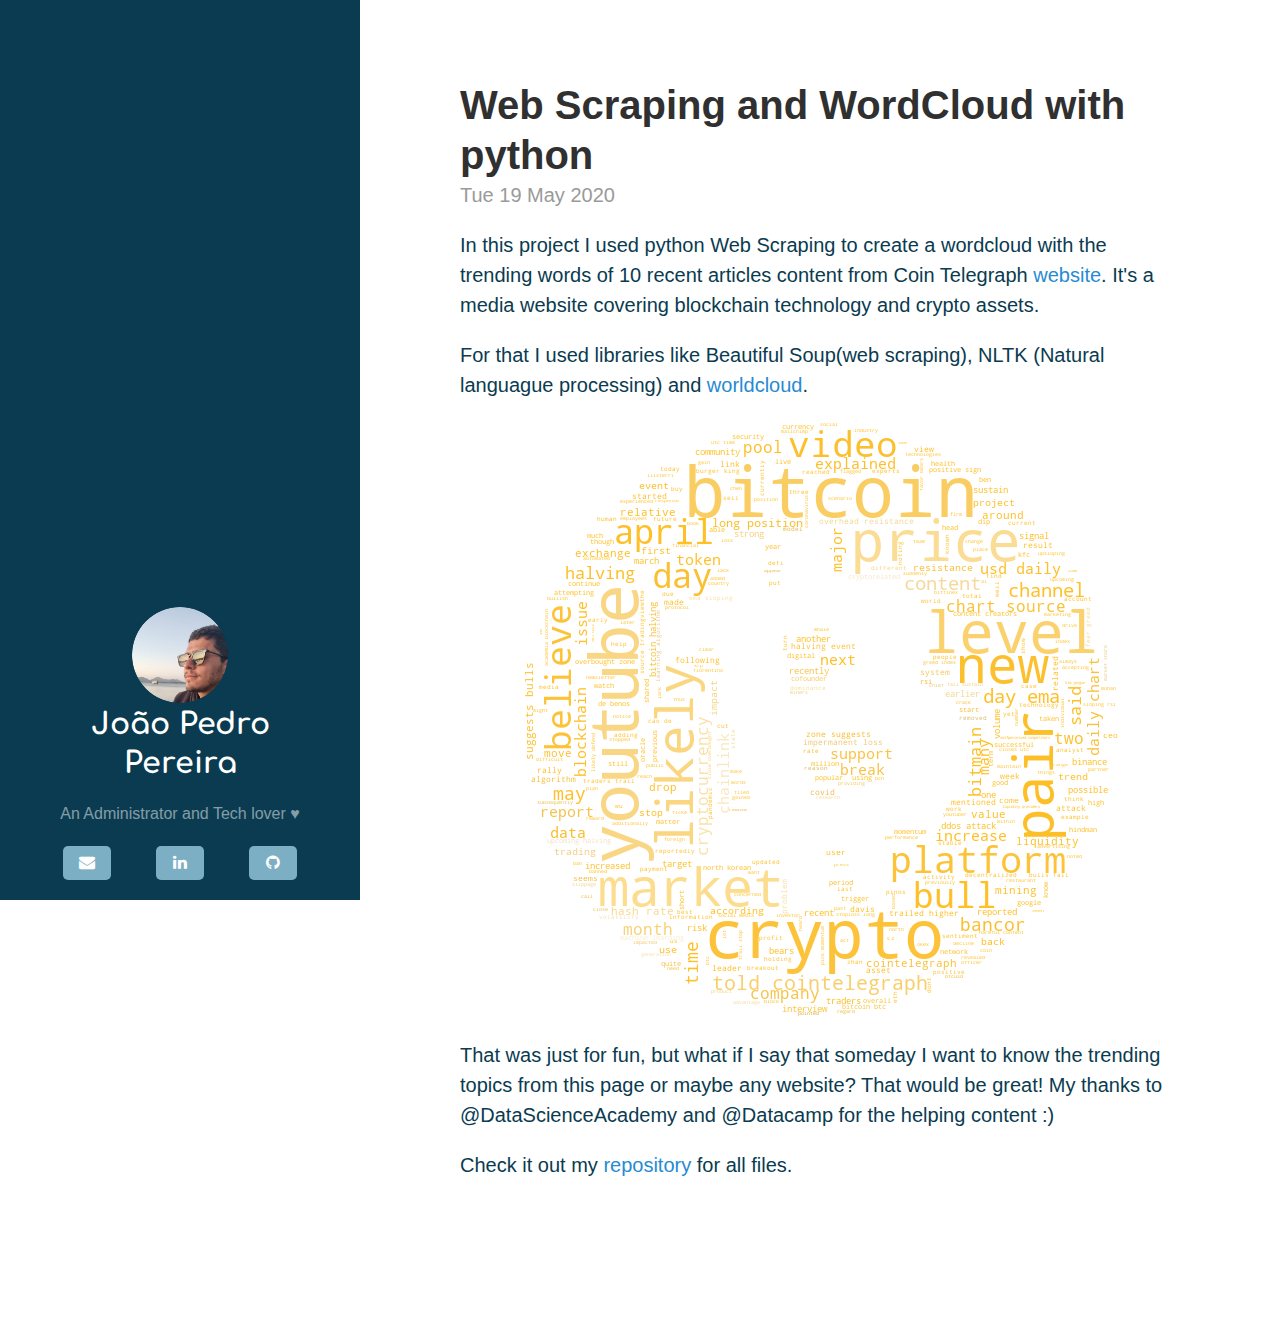
<file: wordcloud-webscraping-python.html>
<!DOCTYPE html>
<html lang="en">
	<head>
		<link href="http://gmpg.org/xfn/11" rel="profile">
		<meta http-equiv="X-UA-Compatible" content="IE=edge">
		<meta http-equiv="content-type" content="text/html; charset=utf-8">

		<!-- Enable responsiveness on mobile devices-->
		<meta name="viewport" content="width=device-width, initial-scale=1.0, maximum-scale=1">

		<title>Web Scraping and WordCloud with Python</title>

		<!-- CSS -->
		<link href="https://fonts.googleapis.com/css2?family=Comfortaa:wght@700&display=swap" rel="stylesheet">
		<link rel="stylesheet" href="theme/css/poole.css" />
		<link rel="stylesheet" href="theme/css/hyde.css" />
		<link rel="stylesheet" href="theme/css/syntax.css" />
		<link rel="stylesheet" href="https://maxcdn.bootstrapcdn.com/font-awesome/4.4.0/css/font-awesome.min.css">

	</head>


<body class="theme-base-0d">

	<div class="sidebar">
		<div class="container sidebar-sticky">
			<div class="sidebar-about">
				<h2>
					<a href="/">
						
						<img class="profile-picture" src="images/perfil.png">
						João Pedro Pereira
					</a>
				</h2>
				<p class="lead"></p>
				<p class="lead">An Administrator and Tech lover &#9829;</p>
				<p></p>
			</div>
			<nav class="sidebar-nav">
						<a class="sidebar-nav-item" href="mailto:joaopedrovtp@hotmail.com">
							<i class="fa fa-envelope"></i>
						</a>
						<a class="sidebar-nav-item" href="https://linkedin.com/in/joaopedrovtp/">
							<i class="fa fa-linkedin"></i>
						</a>
						<a class="sidebar-nav-item" href="https://github.com/joaopedrovtp">
							<i class="fa fa-github"></i>
						</a>
			</nav>
		</div>
	</div>		

<div class="content container">
	<div class="post">
		<h1 class="post-title">Web Scraping and WordCloud with python</h1>
		<span class="post-date">Tue 19 May 2020</span>
		
		<p>In this project I used python Web Scraping to create a wordcloud with the trending words of 10 recent articles 		content from Coin Telegraph <a href="https://cointelegraph.com/">website</a>. It's a media website covering 		blockchain technology and crypto assets.
		</p>

		<p>For that I used libraries like Beautiful Soup(web scraping), NLTK (Natural languague processing) and <a href="https://github.com/amueller/word_cloud">worldcloud</a>.
		</p>
		
		<p><img alt="" src="images/bitcoin_wordcloud.png"></p>

		<p>That was just for fun, but what if I say that someday I want to know the trending topics from this page or maybe 	any website? That would be great! My thanks to @DataScienceAcademy and @Datacamp for the helping content :)
		</p>

		<p>Check it out my <a href="https://github.com/joaopedrovtp/Web_Scraping_WordCloud">repository</a> for all files.
		</p>

		<p><script src="https://gist.github.com/joaopedrovtp/fe84d354d8551c9fb3e07c8a28594dda.js"></script></p>
		</div>
	</div>

</body>
</html>
</file>
<file: theme/css/poole.css>
/*
 *                        ___
 *                       /\_ \
 *  _____     ___     ___\//\ \      __
 * /\ '__`\  / __`\  / __`\\ \ \   /'__`\
 * \ \ \_\ \/\ \_\ \/\ \_\ \\_\ \_/\  __/
 *  \ \ ,__/\ \____/\ \____//\____\ \____\
 *   \ \ \/  \/___/  \/___/ \/____/\/____/
 *    \ \_\
 *     \/_/
 *
 * Designed, built, and released under MIT license by @mdo. Learn more at
 * https://github.com/poole/poole.
 */


/*
 * Contents
 *
 * Body resets
 * Custom type
 * Messages
 * Container
 * Masthead
 * Posts and pages
 * Pagination
 * Reverse layout
 * Themes
 */


/*
 * Body resets
 *
 * Update the foundational and global aspects of the page.
 */

* {
  -webkit-box-sizing: border-box;
     -moz-box-sizing: border-box;
          box-sizing: border-box;
}

html,
body {
  margin: 0;
  padding: 0;
}

html {
  font-family: "Helvetica Neue", Helvetica, Arial, sans-serif;
  font-size: 16px;
  line-height: 1.5;
}
@media (min-width: 38em) {
  html {
    font-size: 20px;
  }
}

body {
  color: #515151;
  background-color: #fff;
  -webkit-text-size-adjust: 100%;
      -ms-text-size-adjust: 100%;
}

/* No `:visited` state is required by default (browsers will use `a`) */
a {
  color: #268bd2;
  text-decoration: none;
}
a strong {
  color: inherit;
}
/* `:focus` is linked to `:hover` for basic accessibility */
a:hover,
a:focus {
  text-decoration: underline;
}

/* Headings */
h1, h2, h3, h4, h5, h6 {
  margin-bottom: .5rem;
  font-weight: bold;
  line-height: 1.25;
  color: #313131;
  text-rendering: optimizeLegibility;
}
h1 {
  font-size: 2rem;
}
h2 {
  margin-top: 1rem;
  font-size: 1.5rem;
}
h3 {
  margin-top: 1.5rem;
  font-size: 1.25rem;
}
h4, h5, h6 {
  margin-top: 1rem;
  font-size: 1rem;
}

/* Body text */
p {
  margin-top: 0;
  margin-bottom: 1rem;
}

strong {
  color: #303030;
}


/* Lists */
ul, ol, dl {
  margin-top: 0;
  margin-bottom: 1rem;
}

dt {
  font-weight: bold;
}
dd {
  margin-bottom: .5rem;
}

/* Misc */
hr {
  position: relative;
  margin: 1.5rem 0;
  border: 0;
  border-top: 1px solid #eee;
  border-bottom: 1px solid #fff;
}

abbr {
  font-size: 85%;
  font-weight: bold;
  color: #555;
  text-transform: uppercase;
}
abbr[title] {
  cursor: help;
  border-bottom: 1px dotted #e5e5e5;
}

/* Code */
code,
pre {
  font-family: Menlo, Monaco, "Courier New", monospace;
}
code {
  padding: .25em .5em;
  font-size: 85%;
  color: #bf616a;
  background-color: #f9f9f9;
  border-radius: 3px;
}
pre {
  display: block;
  margin-top: 0;
  margin-bottom: 1rem;
  padding: 1rem;
  font-size: .8rem;
  line-height: 1.4;
  white-space: pre;
  white-space: pre-wrap;
  word-break: break-all;
  word-wrap: break-word;
  background-color: #f9f9f9;
}
pre code {
  padding: 0;
  font-size: 100%;
  color: inherit;
  background-color: transparent;
}

/* Pygments via Jekyll */
.highlight {
  margin-bottom: 1rem;
  border-radius: 4px;
}
.highlight pre {
  margin-bottom: 0;
}

/* Gist via GitHub Pages */
.gist .gist-file {
  font-family: Menlo, Monaco, "Courier New", monospace !important;
}
.gist .markdown-body {
  padding: 15px;
}
.gist pre {
  padding: 0;
  background-color: transparent;
}
.gist .gist-file .gist-data {
  font-size: .8rem !important;
  line-height: 1.4;
}
.gist code {
  padding: 0;
  color: inherit;
  background-color: transparent;
  border-radius: 0;
}

/* Quotes */
blockquote {
  padding: .5rem 1rem;
  margin: .8rem 0;
  color: #7a7a7a;
  border-left: .25rem solid #e5e5e5;
}
blockquote p:last-child {
  margin-bottom: 0;
}
@media (min-width: 30em) {
  blockquote {
    padding-right: 5rem;
    padding-left: 1.25rem;
  }
}

img {
  display: block;
  max-width: 100%;
  margin: 0 0 1rem;
  border-radius: 5px;
}

/* Tables */
table {
  margin-bottom: 1rem;
  width: 100%;
  border: 1px solid #e5e5e5;
  border-collapse: collapse;
}
td,
th {
  padding: .25rem .5rem;
  border: 1px solid #e5e5e5;
}
tbody tr:nth-child(odd) td,
tbody tr:nth-child(odd) th {
  background-color: #f9f9f9;
}


/*
 * Custom type
 *
 * Extend paragraphs with `.lead` for larger introductory text.
 */

.lead {
  font-size: 1.25rem;
  font-weight: 300;
}


/*
 * Messages
 *
 * Show alert messages to users. You may add it to single elements like a `<p>`,
 * or to a parent if there are multiple elements to show.
 */

.message {
  margin-bottom: 1rem;
  padding: 1rem;
  color: #717171;
  background-color: #f9f9f9;
}


/*
 * Container
 *
 * Center the page content.
 */

.container {
  max-width: 38rem;
  padding-left:  1rem;
  padding-right: 1rem;
  margin-left:  auto;
  margin-right: auto;
}


/*
 * Masthead
 *
 * Super small header above the content for site name and short description.
 */

.masthead {
  padding-top:    1rem;
  padding-bottom: 1rem;
  margin-bottom: 3rem;
}
.masthead-title {
  margin-top: 0;
  margin-bottom: 0;
  color: #505050;
}
.masthead-title a {
  color: #505050;
}
.masthead-title small {
  font-size: 75%;
  font-weight: 400;
  color: #c0c0c0;
  letter-spacing: 0;
}


/*
 * Posts and pages
 *
 * Each post is wrapped in `.post` and is used on default and post layouts. Each
 * page is wrapped in `.page` and is only used on the page layout.
 */

.page,
.post {
  margin-bottom: 4em;
}

.post img{
  margin: auto;
}


/* Blog post or page title */
.page-title,
.post-title,
.post-title a {
  color: #303030;
}
.page-title,
.post-title {
  margin-top: 0;
}

/* Meta data line below post title */
.post-date {
  display: block;
  margin-top: -.5rem;
  margin-bottom: 1rem;
  color: #9a9a9a;
}

/* Related posts */
.related {
  padding-top: 2rem;
  padding-bottom: 2rem;
  border-top: 1px solid #eee;
}
.related-posts {
  padding-left: 0;
  list-style: none;
}
.related-posts h3 {
  margin-top: 0;
}
.related-posts li small {
  font-size: 75%;
  color: #999;
}
.related-posts li a:hover {
  color: #268bd2;
  text-decoration: none;
}
.related-posts li a:hover small {
  color: inherit;
}

.read-more {
  padding: .5rem .8rem;
  border: 1px solid #eee;
  font-size: .8rem;
  margin-top: 1rem;
  font-weight: bold;
}

/*
 * Pagination
 *
 * Super lightweight (HTML-wise) blog pagination. `span`s are provide for when
 * there are no more previous or next posts to show.
 */

.pagination {
  overflow: hidden; /* clearfix */
  margin-left: -1rem;
  margin-right: -1rem;
  font-family: "PT Sans", Helvetica, Arial, sans-serif;
  color: #ccc;
  text-align: center;
}

/* Pagination items can be `span`s or `a`s */
.pagination-item {
  display: block;
  padding: 1rem;
  border: 1px solid #eee;
}
.pagination-item:first-child {
  margin-bottom: -1px;
}

/* Only provide a hover state for linked pagination items */
a.pagination-item:hover {
  background-color: #f5f5f5;
}

@media (min-width: 30em) {
  .pagination {
    margin: 3rem 0;
  }
  .pagination-item {
    float: left;
    width: 50%;
  }
  .pagination-item:first-child {
    margin-bottom: 0;
    border-top-left-radius:    4px;
    border-bottom-left-radius: 4px;
  }
  .pagination-item:last-child {
    margin-left: -1px;
    border-top-right-radius:    4px;
    border-bottom-right-radius: 4px;
  }
}
</file>
<file: theme/css/hyde.css>
/*
 *  __                  __
 * /\ \                /\ \
 * \ \ \___   __  __   \_\ \     __
 *  \ \  _ `\/\ \/\ \  /'_` \  /'__`\
 *   \ \ \ \ \ \ \_\ \/\ \_\ \/\  __/
 *    \ \_\ \_\/`____ \ \___,_\ \____\
 *     \/_/\/_/`/___/> \/__,_ /\/____/
 *                /\___/
 *                \/__/
 *
 * Designed, built, and released under MIT license by @mdo. Learn more at
 * https://github.com/poole/hyde.
 */


/*
 * Contents
 *
 * Global resets
 * Sidebar
 * Container
 * Reverse layout
 * Themes
 */


/*
 * Global resets
 *
 * Update the foundational and global aspects of the page.
 */

html {
  font-family: "PT Sans", Helvetica, Arial, sans-serif;
}
@media (min-width: 48em) {
  html {
    font-size: 16px;
  }
}
@media (min-width: 58em) {
  html {
    font-size: 20px;
  }
}


/*
 * Sidebar
 *
 * Flexible banner for housing site name, intro, and "footer" content. Starts
 * out above content in mobile and later moves to the side with wider viewports.
 */

.sidebar {
  text-align: center;
  padding: 2rem 1rem;
  color: rgba(255,255,255,.5);
  background-color: #202020;
}
@media (min-width: 48em) {
  .sidebar {
    position: fixed;
    top: 0;
    left: 0;
    bottom: 0;
    width: 18rem;
    text-align: center;
  }
}

/* Sidebar links */
.sidebar a {
  color: #fff;
}

/* About section */

.sidebar-about h1 {
  color: #fff;
  margin-top: 0;
  font-family: "Comfortaa", cursive;
  font-size: 3rem;
}

.sidebar-about a {
  color: #fff;
  font-family: "Comfortaa", cursive, 'Segoe UI';
  text-decoration: none;
}


.sidebar-about a:hover {
  text-decoration: underline;
}

.sidebar-about .lead {
  font-size: .8rem;
}

.sidebar-about .profile-picture {
  margin: 0 auto;
  border-radius: 50%;
  border: 2px solid #0a3b50;
  max-width: 5rem;
}

/* Sidebar nav */
/* .sidebar-nav {
  margin-bottom: 1rem;
  margin-right: 1.2em;
} */


.sidebar-nav-item {
  display: inline-table;
  padding: .25rem 0.5rem;
  background: #7dafc4;
  margin: .0 1rem;
  border-radius: .25rem;
  text-transform: uppercase;
  font-size: .8rem;
  font-weight: bold;
  /* float: right; */
  width: 17%;
}
a.sidebar-nav-item:hover,
a.sidebar-nav-item:focus {
  background: #6096ac;
  text-decoration: none;
}
.sidebar-nav-item.active {
  color: #6096ac;
  background: #fff;
}
a.sidebar-nav-item.active:hover,
a.sidebar-nav-item.active:focus {
  color: #fff;
}

/* Sticky sidebar
 *
 * Add the `sidebar-sticky` class to the sidebar's container to affix it the
 * contents to the bottom of the sidebar in tablets and up.
 */

@media (min-width: 48em) {
  .sidebar-sticky {
    position: absolute;
    right:  1rem;
    bottom: 1rem;
    left:   1rem;
  }
}


/* Container
 *
 * Align the contents of the site above the proper threshold with some margin-fu
 * with a 25%-wide `.sidebar`.
 */

.content {
  padding-top:    4rem;
  padding-bottom: 4rem;
}

@media (min-width: 48em) {
  .content {
    max-width: 38rem;
    margin-left: 20rem;
    margin-right: 2rem;
  }
}

@media (min-width: 64em) {
  .content {
    margin-left: 22rem;
    margin-right: 4rem;
  }
}


/*
 * Reverse layout
 *
 * Flip the orientation of the page by placing the `.sidebar` on the right.
 */

@media (min-width: 48em) {
  .layout-reverse .sidebar {
    left: auto;
    right: 0;
  }
  .layout-reverse .content {
    margin-left: 2rem;
    margin-right: 20rem;
  }
}

@media (min-width: 64em) {
  .layout-reverse .content {
    margin-left: 4rem;
    margin-right: 22rem;
  }
}



/*
 * Themes
 *
 * As of v1.1, Hyde includes optional themes to color the sidebar and links
 * within blog posts. To use, add the class of your choosing to the `body`.
 */

/* Base16 (http://chriskempson.github.io/base16/#default) */

/* Red */
.theme-base-08 .sidebar {
  background-color: #ac4142;
}
.theme-base-08 .content a,
.theme-base-08 .related-posts li a:hover {
  color: #ac4142;
}

/* Orange */
.theme-base-09 .sidebar {
  background-color: #d28445;
}
.theme-base-09 .content a,
.theme-base-09 .related-posts li a:hover {
  color: #d28445;
}

/* Yellow */
.theme-base-0a .sidebar {
  background-color: #f4bf75;
}
.theme-base-0a .content a,
.theme-base-0a .related-posts li a:hover {
  color: #f4bf75;
}

/* Green */
.theme-base-0b .sidebar {
  background-color: #90a959;
}
.theme-base-0b .content a,
.theme-base-0b .related-posts li a:hover {
  color: #90a959;
}

/* Cyan */
.theme-base-0c .sidebar {
  background-color: #75b5aa;
}
.theme-base-0c .content a,
.theme-base-0c .related-posts li a:hover {
  color: #75b5aa;
}

/* Blue */
.theme-base-0d .sidebar {
  background-color: #0a3b50;
}
.theme-base-0d ,
.theme-base-0d .related-posts li a:hover {
  color: #0a3b50;
}

/* Magenta */
.theme-base-0e .sidebar {
  background-color: #aa759f;
}
.theme-base-0e .content a,
.theme-base-0e .related-posts li a:hover {
  color: #aa759f;
}

/* Brown */
.theme-base-0f .sidebar {
  background-color: #8f5536;
}
.theme-base-0f .content a,
.theme-base-0f .related-posts li a:hover {
  color: #8f5536;
}
</file>
<file: theme/css/syntax.css>
.highlight .hll { background-color: #ffc; }
.highlight .c { color: #999; } /* Comment */
.highlight .err { color: #a00; background-color: #faa } /* Error */
.highlight .k { color: #069; } /* Keyword */
.highlight .o { color: #555 } /* Operator */
.highlight .cm { color: #09f; font-style: italic } /* Comment.Multiline */
.highlight .cp { color: #099 } /* Comment.Preproc */
.highlight .c1 { color: #999; } /* Comment.Single */
.highlight .cs { color: #999; } /* Comment.Special */
.highlight .gd { background-color: #fcc; border: 1px solid #c00 } /* Generic.Deleted */
.highlight .ge { font-style: italic } /* Generic.Emph */
.highlight .gr { color: #f00 } /* Generic.Error */
.highlight .gh { color: #030; } /* Generic.Heading */
.highlight .gi { background-color: #cfc; border: 1px solid #0c0 } /* Generic.Inserted */
.highlight .go { color: #aaa } /* Generic.Output */
.highlight .gp { color: #009; } /* Generic.Prompt */
.highlight .gs { } /* Generic.Strong */
.highlight .gu { color: #030; } /* Generic.Subheading */
.highlight .gt { color: #9c6 } /* Generic.Traceback */
.highlight .kc { color: #069; } /* Keyword.Constant */
.highlight .kd { color: #069; } /* Keyword.Declaration */
.highlight .kn { color: #069; } /* Keyword.Namespace */
.highlight .kp { color: #069 } /* Keyword.Pseudo */
.highlight .kr { color: #069; } /* Keyword.Reserved */
.highlight .kt { color: #078; } /* Keyword.Type */
.highlight .m { color: #f60 } /* Literal.Number */
.highlight .s { color: #d44950 } /* Literal.String */
.highlight .na { color: #4f9fcf } /* Name.Attribute */
.highlight .nb { color: #366 } /* Name.Builtin */
.highlight .nc { color: #0a8; } /* Name.Class */
.highlight .no { color: #360 } /* Name.Constant */
.highlight .nd { color: #99f } /* Name.Decorator */
.highlight .ni { color: #999; } /* Name.Entity */
.highlight .ne { color: #c00; } /* Name.Exception */
.highlight .nf { color: #c0f } /* Name.Function */
.highlight .nl { color: #99f } /* Name.Label */
.highlight .nn { color: #0cf; } /* Name.Namespace */
.highlight .nt { color: #2f6f9f; } /* Name.Tag */
.highlight .nv { color: #033 } /* Name.Variable */
.highlight .ow { color: #000; } /* Operator.Word */
.highlight .w { color: #bbb } /* Text.Whitespace */
.highlight .mf { color: #f60 } /* Literal.Number.Float */
.highlight .mh { color: #f60 } /* Literal.Number.Hex */
.highlight .mi { color: #f60 } /* Literal.Number.Integer */
.highlight .mo { color: #f60 } /* Literal.Number.Oct */
.highlight .sb { color: #c30 } /* Literal.String.Backtick */
.highlight .sc { color: #c30 } /* Literal.String.Char */
.highlight .sd { color: #c30; font-style: italic } /* Literal.String.Doc */
.highlight .s2 { color: #c30 } /* Literal.String.Double */
.highlight .se { color: #c30; } /* Literal.String.Escape */
.highlight .sh { color: #c30 } /* Literal.String.Heredoc */
.highlight .si { color: #a00 } /* Literal.String.Interpol */
.highlight .sx { color: #c30 } /* Literal.String.Other */
.highlight .sr { color: #3aa } /* Literal.String.Regex */
.highlight .s1 { color: #c30 } /* Literal.String.Single */
.highlight .ss { color: #fc3 } /* Literal.String.Symbol */
.highlight .bp { color: #366 } /* Name.Builtin.Pseudo */
.highlight .vc { color: #033 } /* Name.Variable.Class */
.highlight .vg { color: #033 } /* Name.Variable.Global */
.highlight .vi { color: #033 } /* Name.Variable.Instance */
.highlight .il { color: #f60 } /* Literal.Number.Integer.Long */

.css .o,
.css .o + .nt,
.css .nt + .nt { color: #999; }

.highlight .lineno { color: #ccc; display:inline-block; padding: 0 5px; border-right:1px solid #ccc; }
.highlight pre code { display: block; white-space: pre; overflow-x: auto; word-wrap: normal; }
</file>
